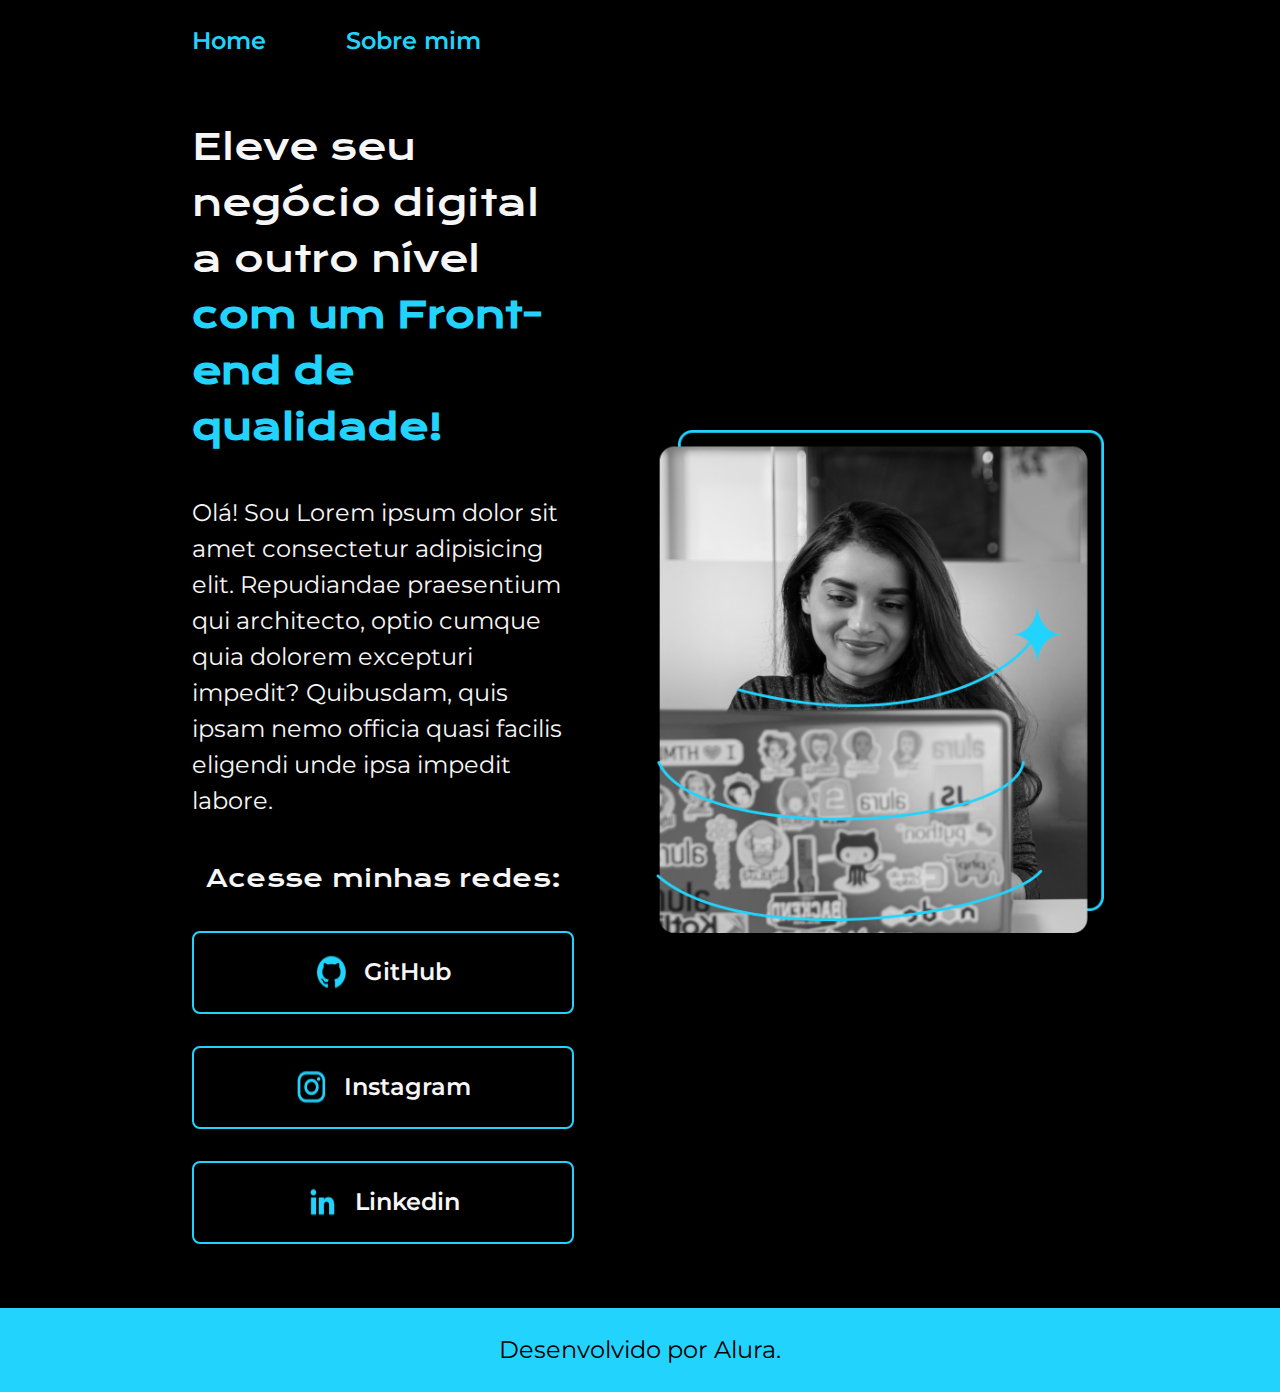
<file: index.html>
<!DOCTYPE html>
<html lang="Pt-br">

<head>
    <meta charset="UTF-8">
    <meta http-equiv="X- UA-Compatible" content="IE=edge">
    <meta name="viewport" content="width=device-width, initial-scale=1.0">
    <title>Portfólio</title>
    <link rel="stylesheet" href="./style/style.css">

</head>

<body>

    <header class="cabecalho">
      
        <nav class="cabecalho__menu">
            <a class="cabecalho__menu__link" href="index.html">Home</a>
            <a class="cabecalho__menu__link" href="about.html">Sobre mim</a>
        </nav>


    </header>

    <main class="container">

        <section class="container__conteudo">

            <h1 class="container__conteudo__titulo">Eleve seu negócio digital a outro nível <strong
                    class="titulo-destaque">com um Front-end de qualidade!</strong>
            </h1>

            <p class="container__conteudo__paragrafo">Olá! Sou Lorem ipsum dolor sit amet consectetur adipisicing elit.
                Repudiandae praesentium qui architecto, optio
                cumque quia dolorem excepturi impedit? Quibusdam, quis ipsam nemo officia quasi facilis eligendi unde
                ipsa
                impedit labore.</p>
<div class="container__conteudo__links ">
    <h2 class="container__links__subtitulo">Acesse minhas redes:</h2>

    <a class="conteudo__links__link" href="https://github.com/" target="_blank">
        <img src="./assets/github.png" alt="Logo do github">
        GitHub
    </a>


    <a class="conteudo__links__link" href="https://www.instagram.com/" target="_blank">
        <img src="./assets/instagram.png" alt="Logo do instagram">
        Instagram
    </a>



    <a class="conteudo__links__link" href="https://www.linkedin.com" target="_blank">
        <img src="./assets/linkedin.png" alt="Logo do linkedin">
        Linkedin
    </a>

</div>

        </section>
        <img class="container__imagem" src="./assets/Imagem.png" alt="foto de uma mulher programando">
 </main>

<footer class="rodape">
       <p>Desenvolvido por Alura.</p>
</footer>

</body>

</html>
</file>
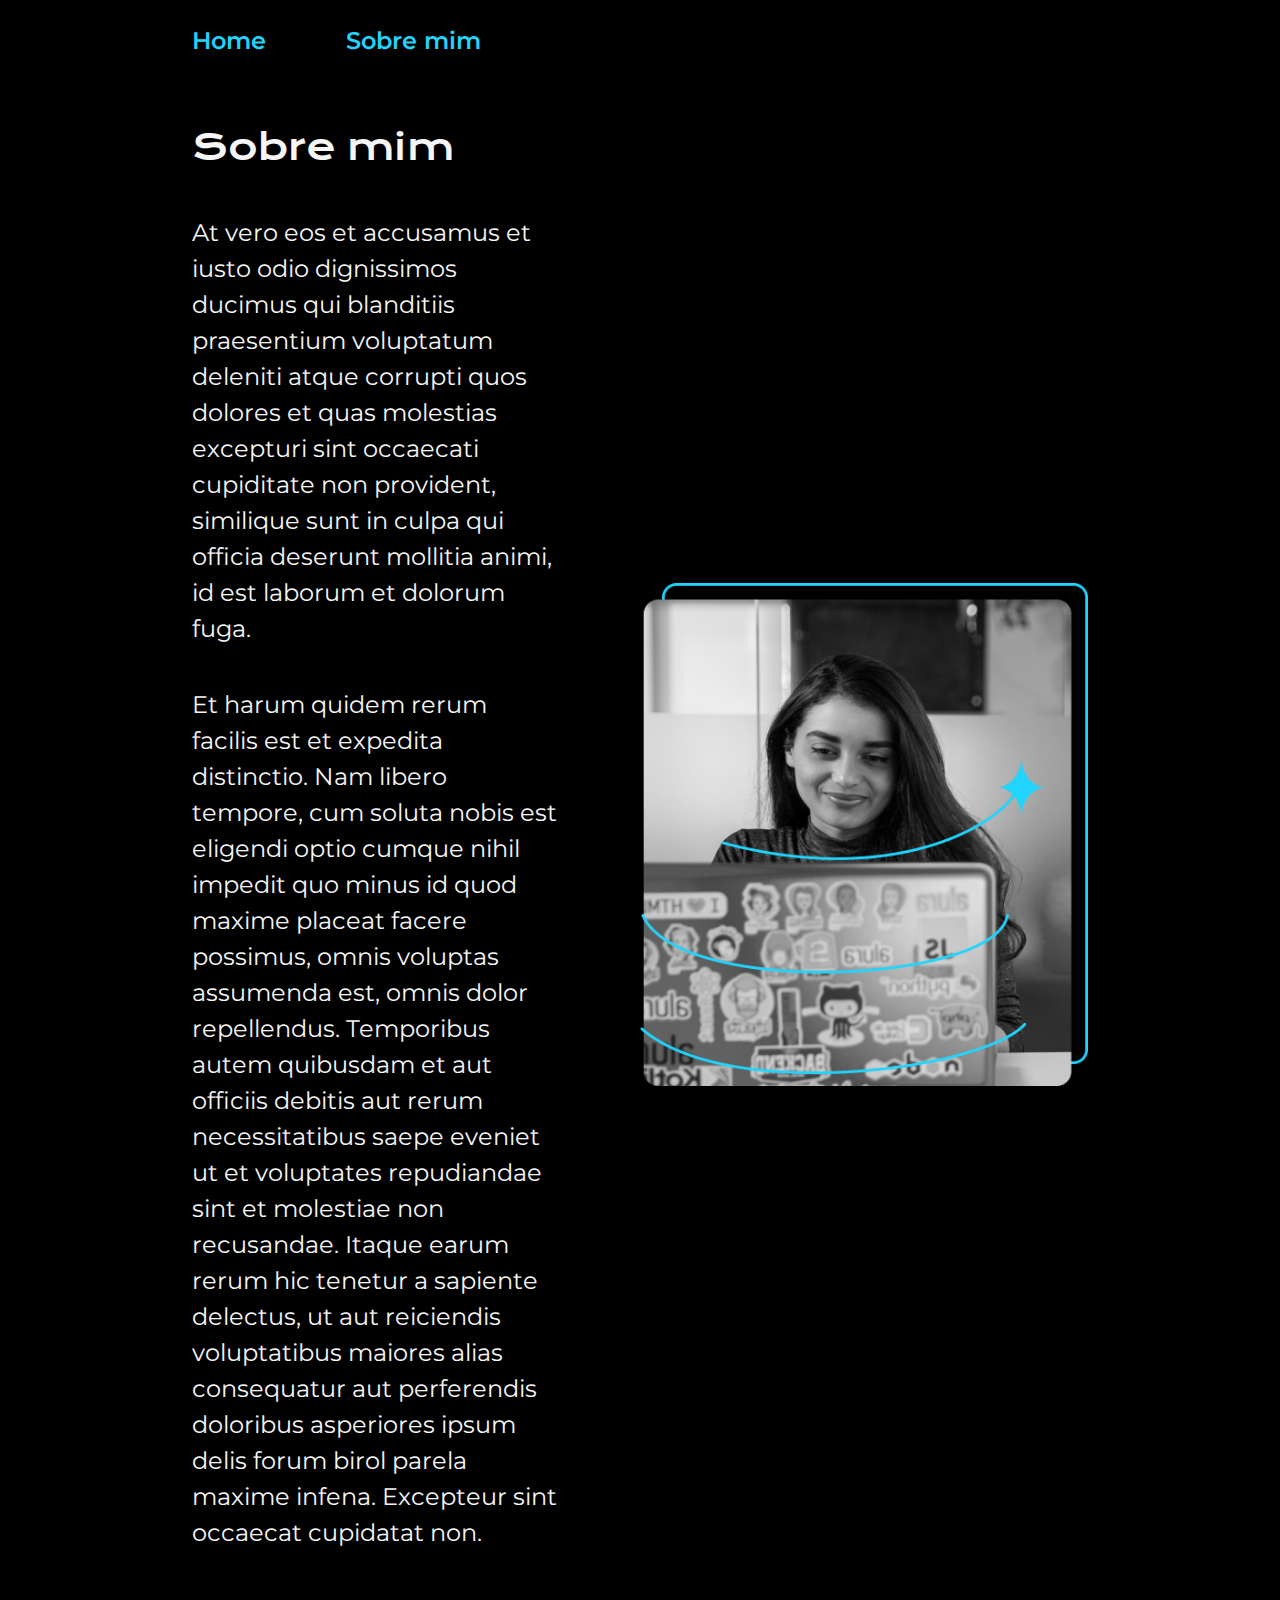
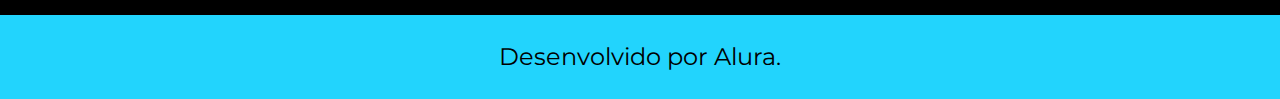
<file: about.html>
<!DOCTYPE html>
<html lang="Pt-br">
<head>
    <meta charset="UTF-8">
    <meta name="viewport" content="width=device-width, initial-scale=1.0">
    <title>Sobre mim</title>
    <link rel="stylesheet" href="./style/style.css">
</head>
<body>

<header class="cabecalho">
    <nav class="cabecalho__menu">
        <a class="cabecalho__menu__link" href="index.html">Home</a>
        <a class="cabecalho__menu__link" href="about.html">Sobre mim</a>
    </nav>
</header>

    <main class="container">
        <section class="container__conteudo">
            <h1 class="container__conteudo__titulo">Sobre mim</h1>
            <p class="container__conteudo__paragrafo">At vero eos et accusamus et iusto odio dignissimos ducimus qui blanditiis praesentium voluptatum deleniti atque corrupti quos dolores et quas molestias excepturi sint occaecati cupiditate non provident, similique sunt in culpa qui officia deserunt mollitia animi, id est laborum et dolorum fuga.</p>
            <p class="container__conteudo__paragrafo">Et harum quidem rerum facilis est et expedita distinctio. Nam libero tempore, cum soluta nobis est eligendi optio cumque nihil impedit quo minus id quod maxime placeat facere possimus, omnis voluptas assumenda est, omnis dolor repellendus. Temporibus autem quibusdam et aut officiis debitis aut rerum necessitatibus saepe eveniet ut et voluptates repudiandae sint et molestiae non recusandae. Itaque earum rerum hic tenetur a sapiente delectus, ut aut reiciendis voluptatibus maiores alias consequatur aut perferendis doloribus asperiores ipsum delis forum birol parela maxime infena. Excepteur sint occaecat cupidatat non.</p>
        </section>
        <img class="container__imagem" src="./assets/Imagem.png" alt="foto de uma mulher programando">
    </main>

   
<footer class="rodape">
    <p>Desenvolvido por Alura.</p>
</footer>
    
</body>
</html>
</file>
<file: style/style.css>
@import url('https://fonts.googleapis.com/css2?family=Krona+One&display=swap');
@import url('https://fonts.googleapis.com/css2?family=Montserrat:ital,wght@0,100..900;1,100..900&display=swap');

/*VARIAVEIS*/

:root{
    --cor-primaria: #000000;
    --cor-secundaria:#F6F6F6;
    --cor-terciaria:#22D4FD;

    --fonte-principal:"Krona One", sans-serif;
    --fonte-secundaria: "Montserrat", sans-serif;

    --cor-hover: #272727;
    --cor-hover-secundaria:#F30067;
}



*{
text-decoration: none;
margin: 0;
padding: 0;
 
}

body{
    background-color:  var(--cor-primaria);
    box-sizing: border-box;
    color:var(--cor-secundaria);
}

.cabecalho{
  padding: 2% 0% 0% 15%;
}

.cabecalho__menu{
  display: flex;
  gap: 80px;
}

.cabecalho__menu__link{
    font-family: var(--fonte-secundaria);
    font-size: 1.5rem ;
    font-weight: 600 ;
    color: var(--cor-terciaria);
}

.container{
    display: flex;
    align-items: center;
    justify-content: space-between;
    padding: 5% 15%;
    gap: 82px;
}

.container__conteudo{
   width: 50% ;
   display: flex;
   flex-direction: column;
   gap: 40px ;
}

.container__conteudo__titulo{
    color: var(--cor-secundaria);
    font-family: var(--fonte-principal);
    font-weight: 400;
    font-size: 2.25rem;
    line-height: 56px;
}

.container__links__subtitulo{
    color: var(--cor-secundaria);
    font-family: var(--fonte-principal);
    font-weight: 400;
    font-size: 1.5rem;
    line-height: 40px;
}

.titulo-destaque{
    color: var(--cor-terciaria);
}

.container__conteudo__paragrafo{
    font-family: var(--fonte-secundaria);
    color: var(--cor-secundaria);
    font-weight: 400;
    font-size: 1.5rem;
    line-height: 36px;
}

.container__conteudo__links{
  display: flex;
  flex-direction: column;
  justify-content: space-between;
  align-items: center;
  gap:32px ;
}

.conteudo__links__link{
    display: flex;
    justify-content: center;
    gap: 16px;
    color: var(--cor-secundaria);
    border: 2px solid var(--cor-terciaria);
    border-radius: 8px;
    text-align: center;
    font-family: var(--fonte-secundaria);
    font-weight: 600;
    font-size: 1.5rem;
    line-height: 36px;
    padding: 21.5px 0;
    width:378px ;
   
}

.conteudo__links__link:hover{
    background-color: var(--cor-hover);
    color: var(--cor-hover-secundaria);
    border: 1px solid var(--cor-terciaria);
  
}

.container__imagem{
    width: 50%;
}

.rodape{
  color: var(--cor-primaria);
  background-color: var(--cor-terciaria);
  font-family:var(--fonte-secundaria);
  font-size: 1.5rem;
  font-weight: 400;
  line-height: 36px;
  text-align: center;
  padding: 24px;
}


/*Media Queries*/

@media (max-width: 1200px){

    .cabecalho{
        padding: 10%;
      
    }

    .cabecalho__menu{
        justify-content: center;
    }

    .container{
        flex-direction: column-reverse;
        padding: 5%;
    }

    .container__conteudo{
        width: auto;
    
    }
   


}
</file>
